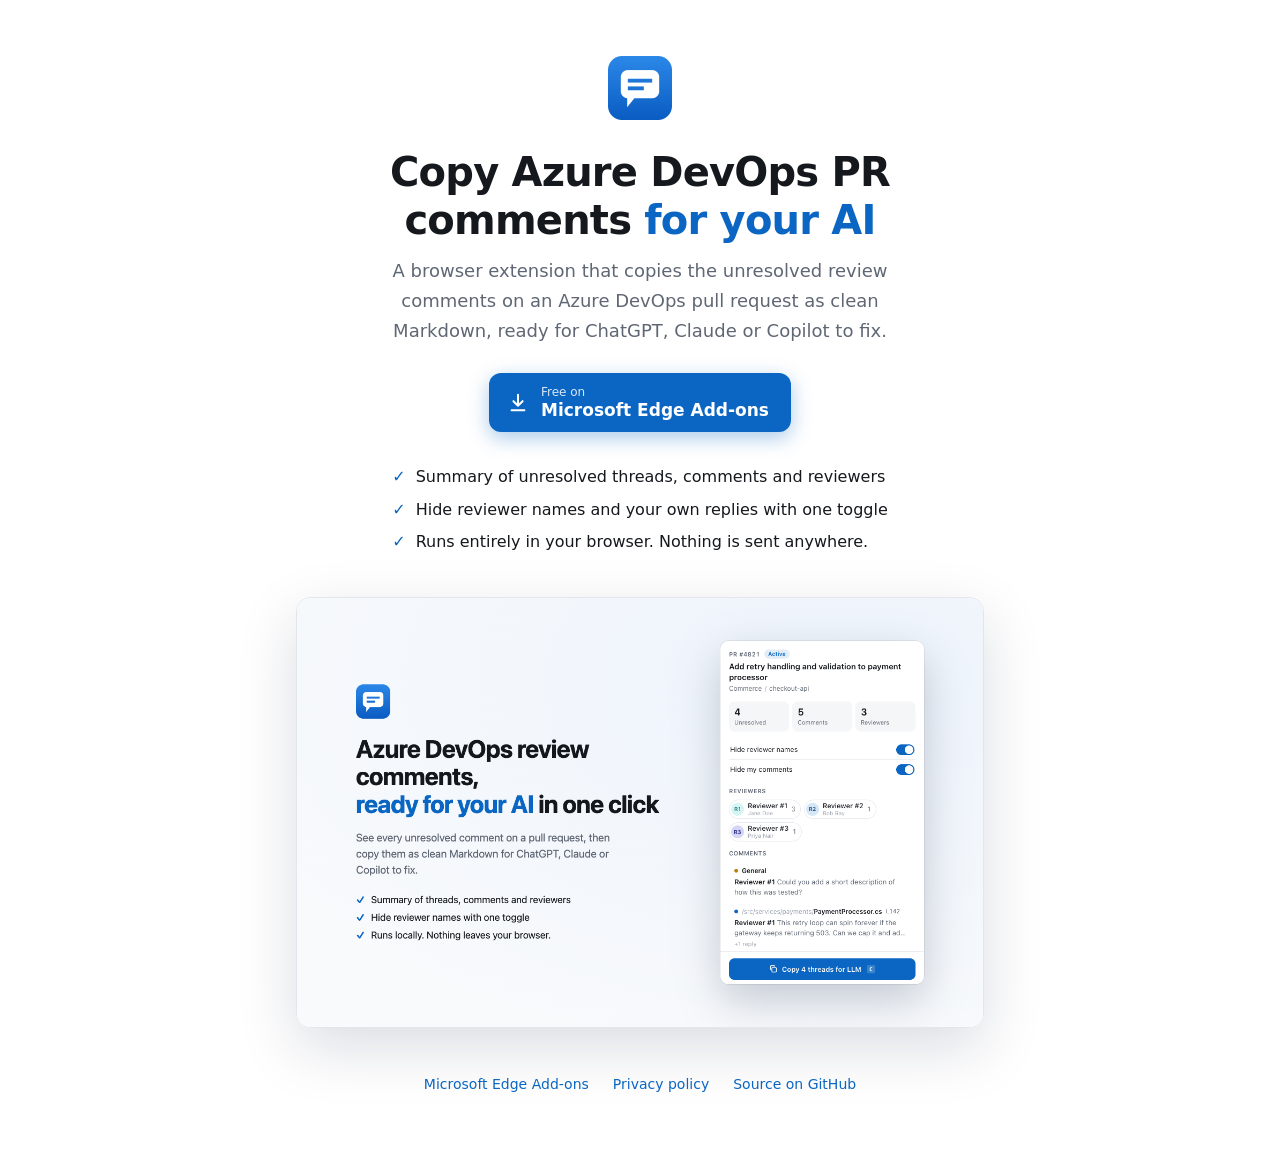
<file: docs/index.html>
<!doctype html>
<html lang="en">
<head>
  <meta charset="utf-8">
  <meta name="viewport" content="width=device-width, initial-scale=1">
  <title>Copy Azure DevOps PR Comments for LLM</title>
  <meta name="description" content="Browser extension for Chrome and Edge that copies the unresolved review comments on an Azure DevOps pull request as clean, AI-ready Markdown.">
  <meta property="og:title" content="Copy Azure DevOps PR Comments for LLM">
  <meta property="og:description" content="Unresolved Azure DevOps review comments → your AI, in one click. Runs locally.">
  <meta property="og:image" content="https://iamshz97.github.io/ado-pr-comments-browser-extension/screenshot.png">
  <link rel="icon" href="icon.png">
  <link rel="stylesheet" href="style.css">
</head>
<body>
  <main class="home">
    <img class="logo" src="icon.png" alt="" width="64" height="64">
    <h1>Copy Azure DevOps PR comments <span>for your AI</span></h1>
    <p class="lead">A browser extension that copies the unresolved review comments on an Azure DevOps pull request as clean Markdown, ready for ChatGPT, Claude or Copilot to fix.</p>
    <a class="store-btn" href="https://microsoftedge.microsoft.com/addons/detail/copy-azure-devops-pr-comm/jihigokllppgedifbecflklhfdammgbg">
      <svg viewBox="0 0 24 24" aria-hidden="true"><path d="M12 3v12m0 0l-5-5m5 5l5-5M5 20h14" fill="none" stroke="currentColor" stroke-width="2.2" stroke-linecap="round" stroke-linejoin="round"/></svg>
      <span><small>Free on</small>Microsoft Edge Add-ons</span>
    </a>
    <ul class="points">
      <li>Summary of unresolved threads, comments and reviewers</li>
      <li>Hide reviewer names and your own replies with one toggle</li>
      <li>Runs entirely in your browser. Nothing is sent anywhere.</li>
    </ul>
    <img class="shot" src="screenshot.png" alt="The extension popup listing unresolved review comments next to a Copy for LLM button" width="1280" height="800">
    <footer>
      <a href="https://microsoftedge.microsoft.com/addons/detail/copy-azure-devops-pr-comm/jihigokllppgedifbecflklhfdammgbg">Microsoft Edge Add-ons</a>
      <a href="privacy.html">Privacy policy</a>
      <a href="https://github.com/iamshz97/ado-pr-comments-browser-extension">Source on GitHub</a>
    </footer>
  </main>
</body>
</html>
</file>
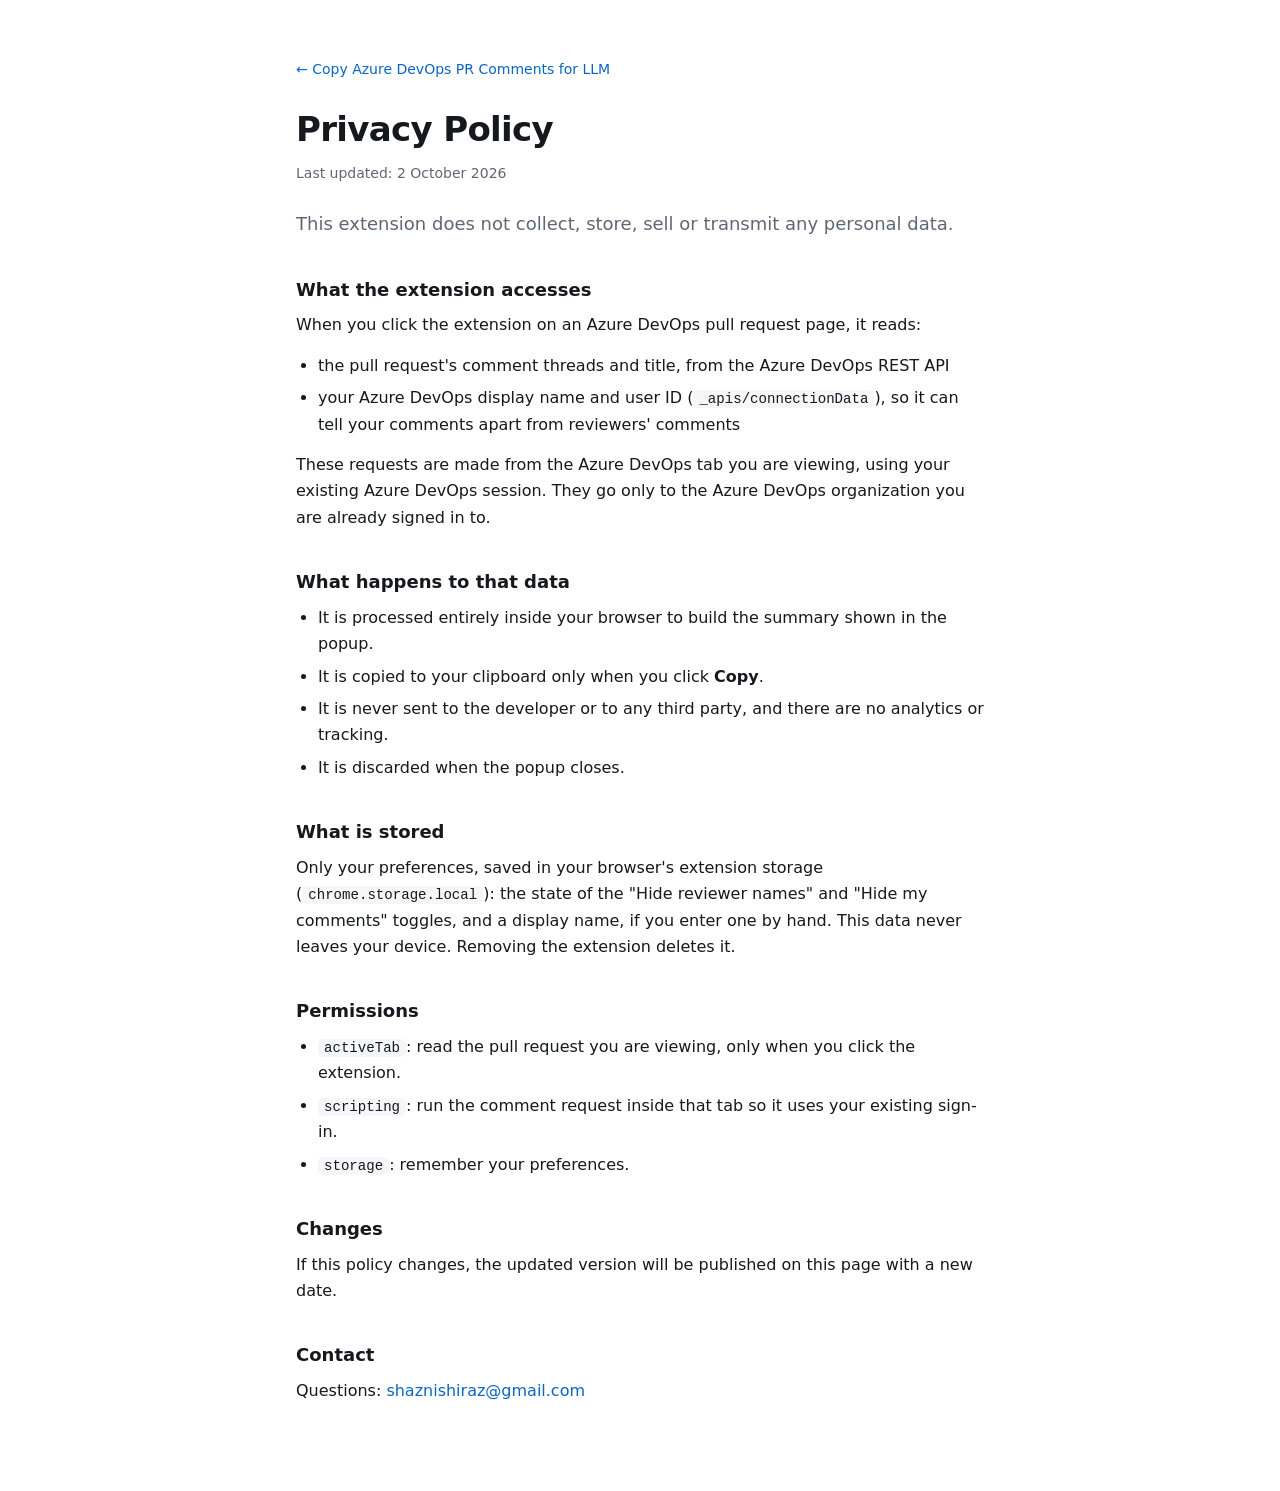
<file: docs/privacy.html>
<!doctype html>
<html lang="en">
<head>
  <meta charset="utf-8">
  <meta name="viewport" content="width=device-width, initial-scale=1">
  <title>Privacy Policy · Copy Azure DevOps PR Comments for LLM</title>
  <meta name="description" content="Privacy policy for the Copy Azure DevOps PR Comments for LLM browser extension. No data is collected or transmitted.">
  <link rel="icon" href="icon.png">
  <link rel="stylesheet" href="style.css">
</head>
<body>
  <main class="doc">
    <a class="back" href="./">← Copy Azure DevOps PR Comments for LLM</a>
    <h1>Privacy Policy</h1>
    <p class="meta">Last updated: 2 October 2026</p>

    <p class="lead">This extension does not collect, store, sell or transmit any personal data.</p>

    <h2>What the extension accesses</h2>
    <p>When you click the extension on an Azure DevOps pull request page, it reads:</p>
    <ul>
      <li>the pull request's comment threads and title, from the Azure DevOps REST API</li>
      <li>your Azure DevOps display name and user ID (<code>_apis/connectionData</code>), so it can tell your comments apart from reviewers' comments</li>
    </ul>
    <p>These requests are made from the Azure DevOps tab you are viewing, using your existing Azure DevOps session. They go only to the Azure DevOps organization you are already signed in to.</p>

    <h2>What happens to that data</h2>
    <ul>
      <li>It is processed entirely inside your browser to build the summary shown in the popup.</li>
      <li>It is copied to your clipboard only when you click <strong>Copy</strong>.</li>
      <li>It is never sent to the developer or to any third party, and there are no analytics or tracking.</li>
      <li>It is discarded when the popup closes.</li>
    </ul>

    <h2>What is stored</h2>
    <p>Only your preferences, saved in your browser's extension storage (<code>chrome.storage.local</code>): the state of the "Hide reviewer names" and "Hide my comments" toggles, and a display name, if you enter one by hand. This data never leaves your device. Removing the extension deletes it.</p>

    <h2>Permissions</h2>
    <ul>
      <li><code>activeTab</code>: read the pull request you are viewing, only when you click the extension.</li>
      <li><code>scripting</code>: run the comment request inside that tab so it uses your existing sign-in.</li>
      <li><code>storage</code>: remember your preferences.</li>
    </ul>

    <h2>Changes</h2>
    <p>If this policy changes, the updated version will be published on this page with a new date.</p>

    <h2>Contact</h2>
    <p>Questions: <a href="mailto:shaznishiraz@gmail.com">shaznishiraz@gmail.com</a></p>
  </main>
</body>
</html>
</file>
<file: docs/style.css>
:root {
  --bg: #ffffff;
  --text: #15181d;
  --muted: #5f6774;
  --border: #e3e6eb;
  --surface: #f5f6f8;
  --accent: #0a66c2;
  color-scheme: light;
}

@media (prefers-color-scheme: dark) {
  :root {
    --bg: #15171b;
    --text: #eceef1;
    --muted: #a3aab5;
    --border: #2c3037;
    --surface: #1e2126;
    --accent: #4c9aff;
    color-scheme: dark;
  }
}

* { box-sizing: border-box; }

body {
  margin: 0;
  background: var(--bg);
  color: var(--text);
  font: 16px/1.65 system-ui, -apple-system, "Segoe UI", Roboto, sans-serif;
  -webkit-font-smoothing: antialiased;
}

main { max-width: 720px; margin: 0 auto; padding: 56px 16px 72px; }

a { color: var(--accent); text-decoration: none; }
a:hover { text-decoration: underline; }

h1 { font-size: 34px; line-height: 1.2; letter-spacing: -0.02em; margin: 0 0 12px; }
h2 { font-size: 18px; margin: 36px 0 8px; }
p, ul { margin: 0 0 14px; }
ul { padding-left: 22px; }
li { margin-bottom: 6px; }

code {
  padding: 1px 6px;
  border-radius: 5px;
  background: var(--surface);
  font: 0.88em ui-monospace, "SF Mono", Menlo, monospace;
}

.lead { font-size: 18px; color: var(--muted); }
.meta { color: var(--muted); font-size: 14px; margin-bottom: 24px; }
.back { display: inline-block; margin-bottom: 28px; font-size: 14px; }

.home { text-align: center; }
.home h1 { font-size: 40px; }
.home h1 span { color: var(--accent); }
.home .lead { max-width: 560px; margin: 0 auto 24px; }
.logo { width: 64px; height: 64px; margin-bottom: 20px; }

.store-btn {
  display: inline-flex;
  align-items: center;
  gap: 12px;
  margin: 4px 0 32px;
  padding: 12px 22px 12px 18px;
  border-radius: 12px;
  background: var(--accent);
  color: #fff;
  text-align: left;
  font-weight: 600;
  font-size: 17px;
  line-height: 1.2;
  box-shadow: 0 6px 20px color-mix(in srgb, var(--accent) 35%, transparent);
  transition: transform 0.12s, box-shadow 0.12s;
}
.store-btn:hover { text-decoration: none; transform: translateY(-1px); box-shadow: 0 10px 26px color-mix(in srgb, var(--accent) 40%, transparent); }
.store-btn svg { width: 22px; height: 22px; flex: none; }
.store-btn span { display: flex; flex-direction: column; }
.store-btn small { font-size: 12px; font-weight: 500; opacity: 0.85; }
@media (prefers-color-scheme: dark) { .store-btn { color: #0b1220; } }

.points { display: inline-block; text-align: left; padding: 0; list-style: none; margin-bottom: 36px; }
.points li::before { content: "✓"; color: var(--accent); font-weight: 700; margin-right: 10px; }

.shot {
  width: 100%;
  height: auto;
  border-radius: 14px;
  border: 1px solid var(--border);
  box-shadow: 0 20px 60px rgb(15 30 60 / 0.15);
}

footer { display: flex; justify-content: center; gap: 24px; margin-top: 36px; font-size: 14px; }

@media (max-width: 560px) {
  main { padding-top: 36px; }
  h1, .home h1 { font-size: 28px; }
}
</file>
